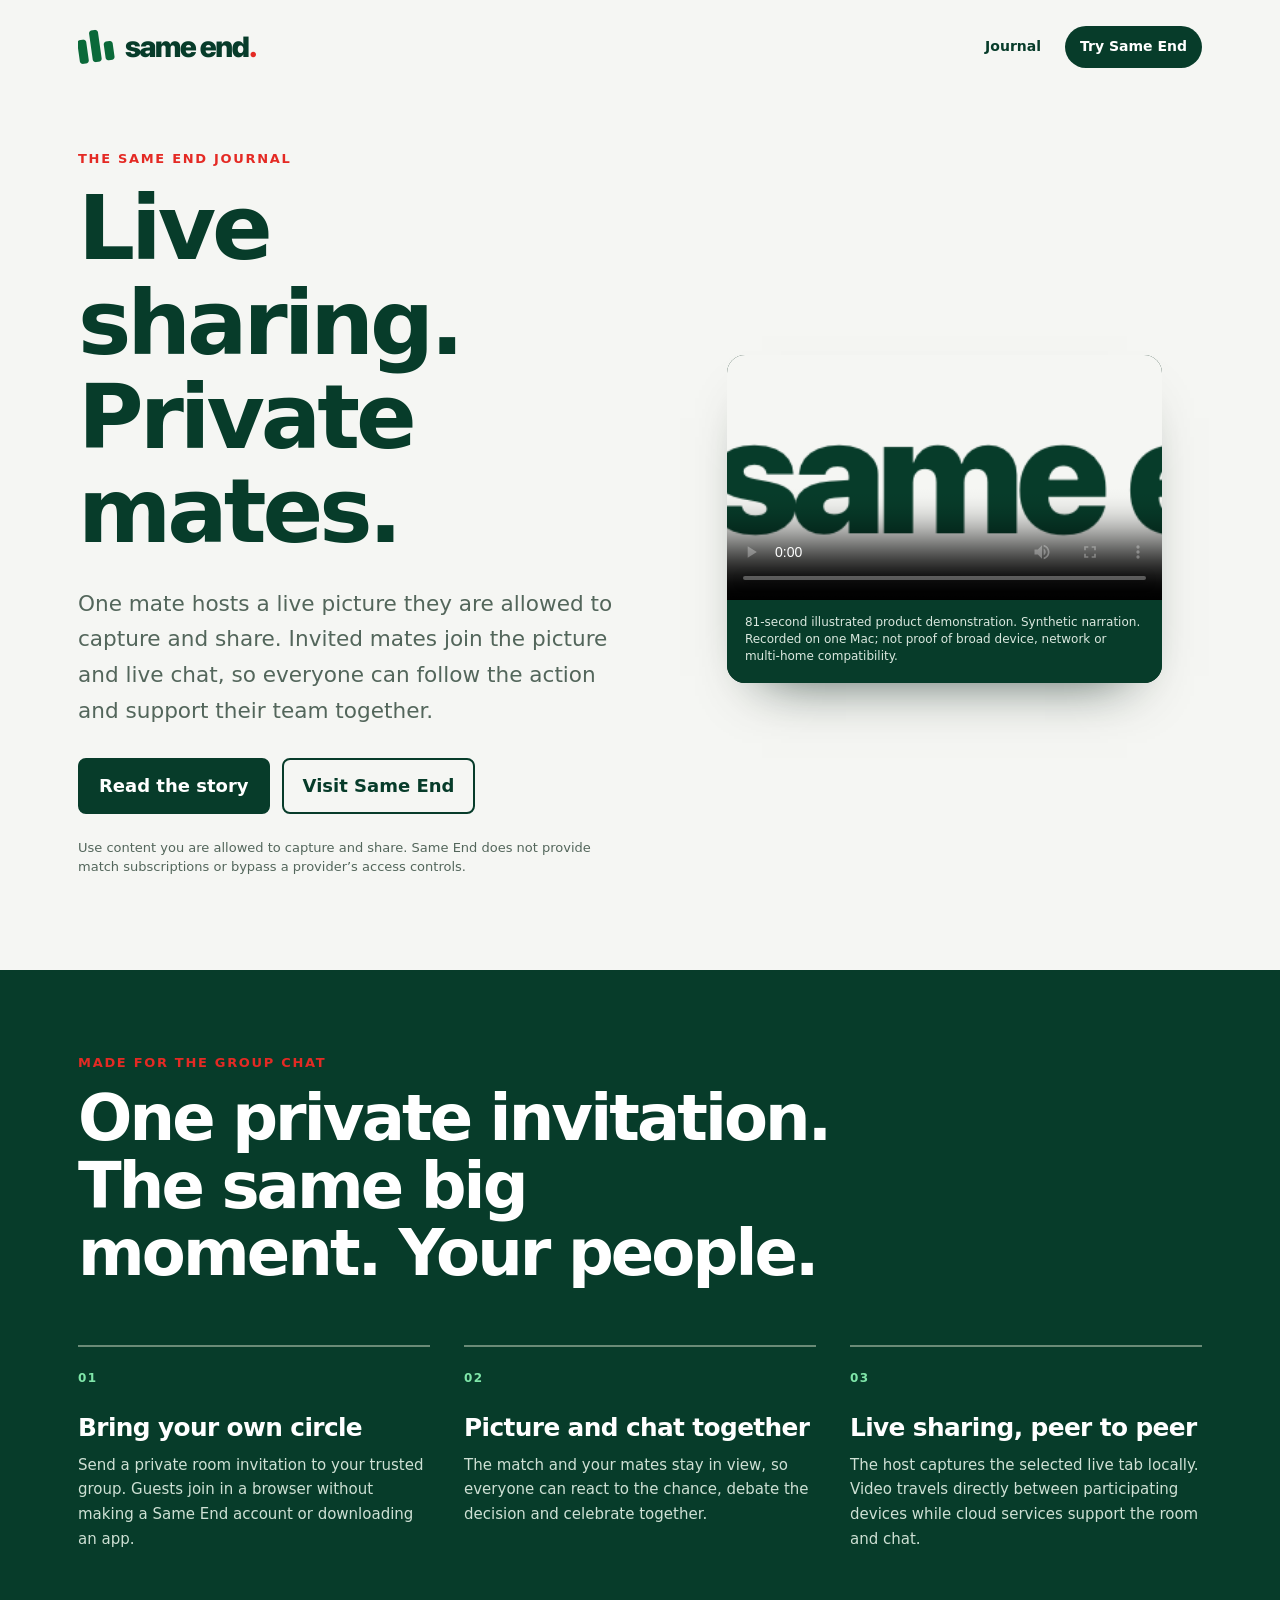
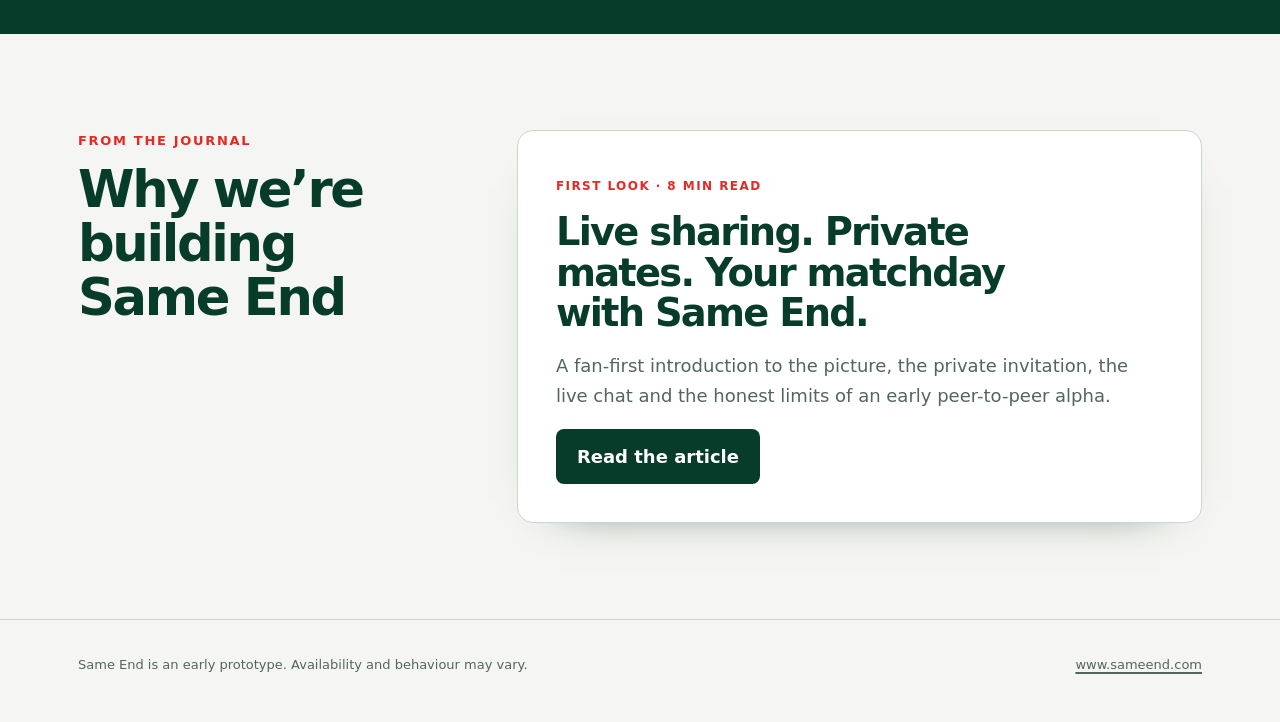
<file: index.html>
<!doctype html>
<html lang="en-GB">
<head>
  <meta charset="utf-8">
  <meta name="viewport" content="width=device-width, initial-scale=1">
  <title>Same End Journal — Live sharing. Private mates.</title>
  <meta name="description" content="Same End is a live sharing service for a private circle of mates: picture and chat together around the match moment.">
  <link rel="canonical" href="https://blog.sameend.com/">
  <meta property="og:type" content="website">
  <meta property="og:title" content="Same End Journal — Live sharing. Private mates.">
  <meta property="og:description" content="One mate hosts a live picture they are allowed to capture and share. Invited mates join the picture and live chat.">
  <meta property="og:url" content="https://blog.sameend.com/">
  <meta property="og:image" content="https://blog.sameend.com/assets/brand.png">
  <meta name="twitter:card" content="summary_large_image">
  <link rel="stylesheet" href="./styles.css">
</head>
<body>
  <header class="site-header">
    <a class="wordmark" href="./" aria-label="Same End Journal home"><img src="./assets/brand.png" width="712" height="176" alt="Same End"></a>
    <nav class="site-nav" aria-label="Main navigation">
      <a href="#journal">Journal</a>
      <a class="visit" href="https://www.sameend.com/">Try Same End</a>
    </nav>
  </header>
  <main>
    <section class="hero" aria-labelledby="hero-title">
      <div>
        <p class="eyebrow">The Same End Journal</p>
        <h1 id="hero-title">Live sharing.<br>Private mates.</h1>
        <p class="hero-copy">One mate hosts a live picture they are allowed to capture and share. Invited mates join the picture and live chat, so everyone can follow the action and support their team together.</p>
        <div class="actions">
          <a class="button" href="./why-same-end/">Read the story</a>
          <a class="button secondary" href="https://www.sameend.com/">Visit Same End</a>
        </div>
        <p class="hero-note">Use content you are allowed to capture and share. Same End does not provide match subscriptions or bypass a provider’s access controls.</p>
      </div>
      <figure class="film-card">
        <video controls playsinline preload="metadata" poster="./assets/brand.png">
          <source src="./assets/same-end-live-sharing.mp4" type="video/mp4">
          <p><a href="./assets/same-end-live-sharing.mp4">Download the Same End demonstration film</a>.</p>
        </video>
        <figcaption class="film-caption">81-second illustrated product demonstration. Synthetic narration. Recorded on one Mac; not proof of broad device, network or multi-home compatibility.</figcaption>
      </figure>
    </section>

    <section class="band" aria-labelledby="promise-title">
      <div class="band-inner">
        <p class="eyebrow">Made for the group chat</p>
        <h2 id="promise-title">One private invitation. The same big moment. Your people.</h2>
        <div class="benefits">
          <article class="benefit"><span class="number">01</span><h3>Bring your own circle</h3><p>Send a private room invitation to your trusted group. Guests join in a browser without making a Same End account or downloading an app.</p></article>
          <article class="benefit"><span class="number">02</span><h3>Picture and chat together</h3><p>The match and your mates stay in view, so everyone can react to the chance, debate the decision and celebrate together.</p></article>
          <article class="benefit"><span class="number">03</span><h3>Live sharing, peer to peer</h3><p>The host captures the selected live tab locally. Video travels directly between participating devices while cloud services support the room and chat.</p></article>
        </div>
      </div>
    </section>

    <section class="feature" id="journal" aria-labelledby="journal-title">
      <div><p class="eyebrow">From the journal</p><h2 id="journal-title">Why we’re building Same End</h2></div>
      <article class="feature-card">
        <span class="kicker">First look · 8 min read</span>
        <h3>Live sharing. Private mates. Your matchday with Same End.</h3>
        <p>A fan-first introduction to the picture, the private invitation, the live chat and the honest limits of an early peer-to-peer alpha.</p>
        <a class="button" href="./why-same-end/">Read the article</a>
      </article>
    </section>
  </main>
  <footer class="site-footer"><div class="footer-inner"><p>Same End is an early prototype. Availability and behaviour may vary.</p><p><a href="https://www.sameend.com/">www.sameend.com</a></p></div></footer>
</body>
</html>
</file>
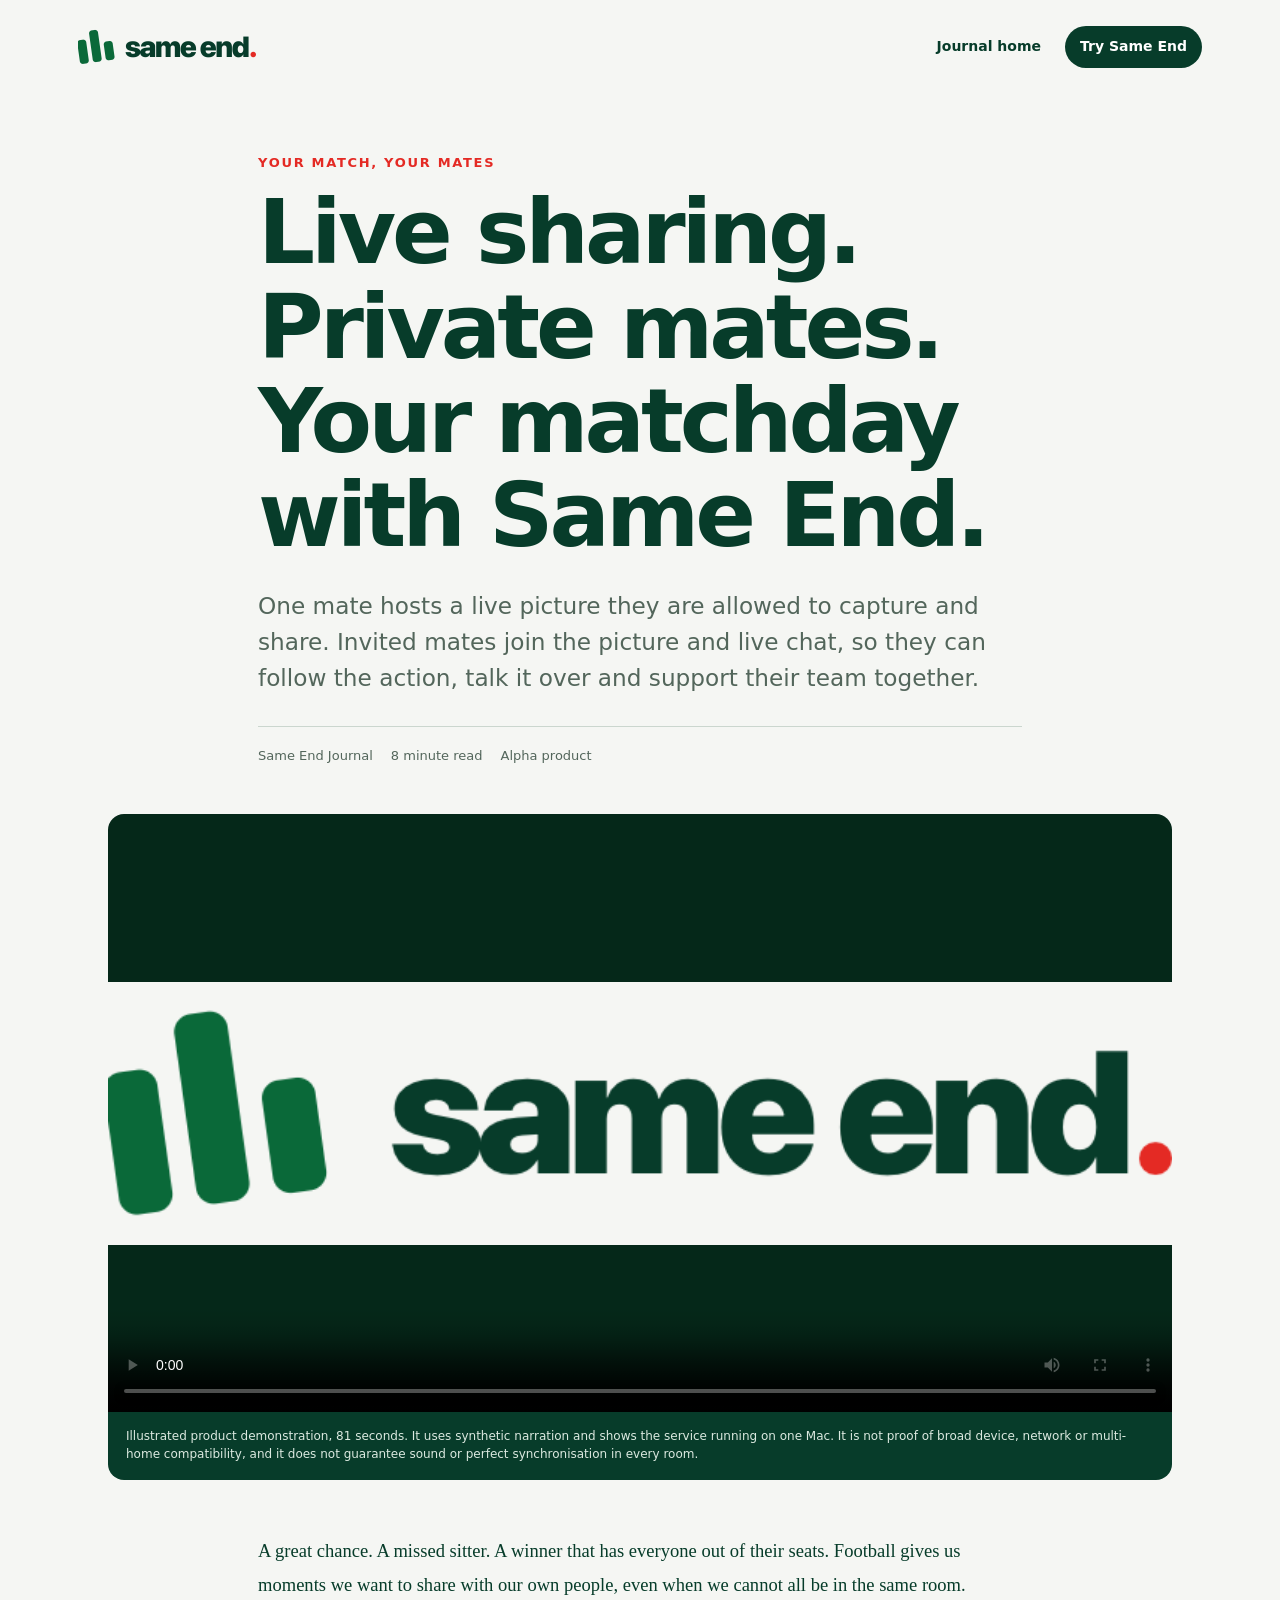
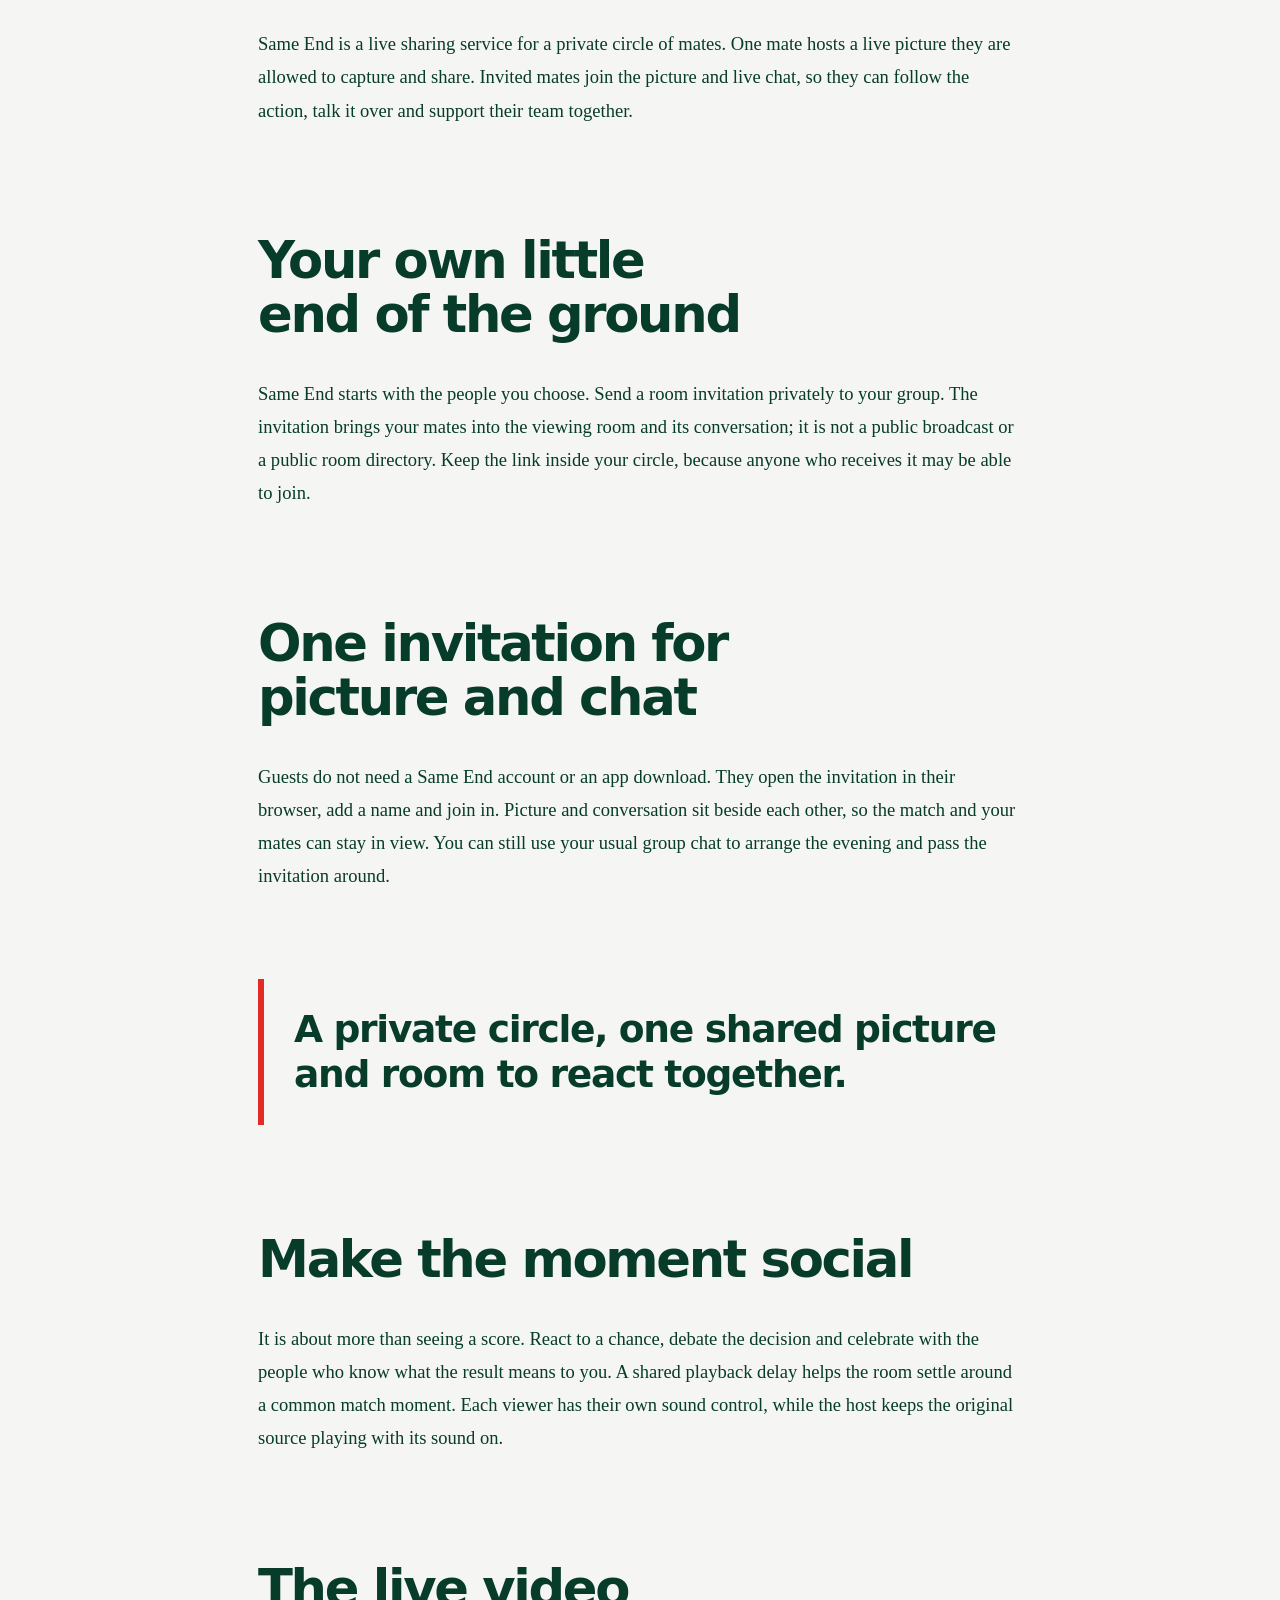
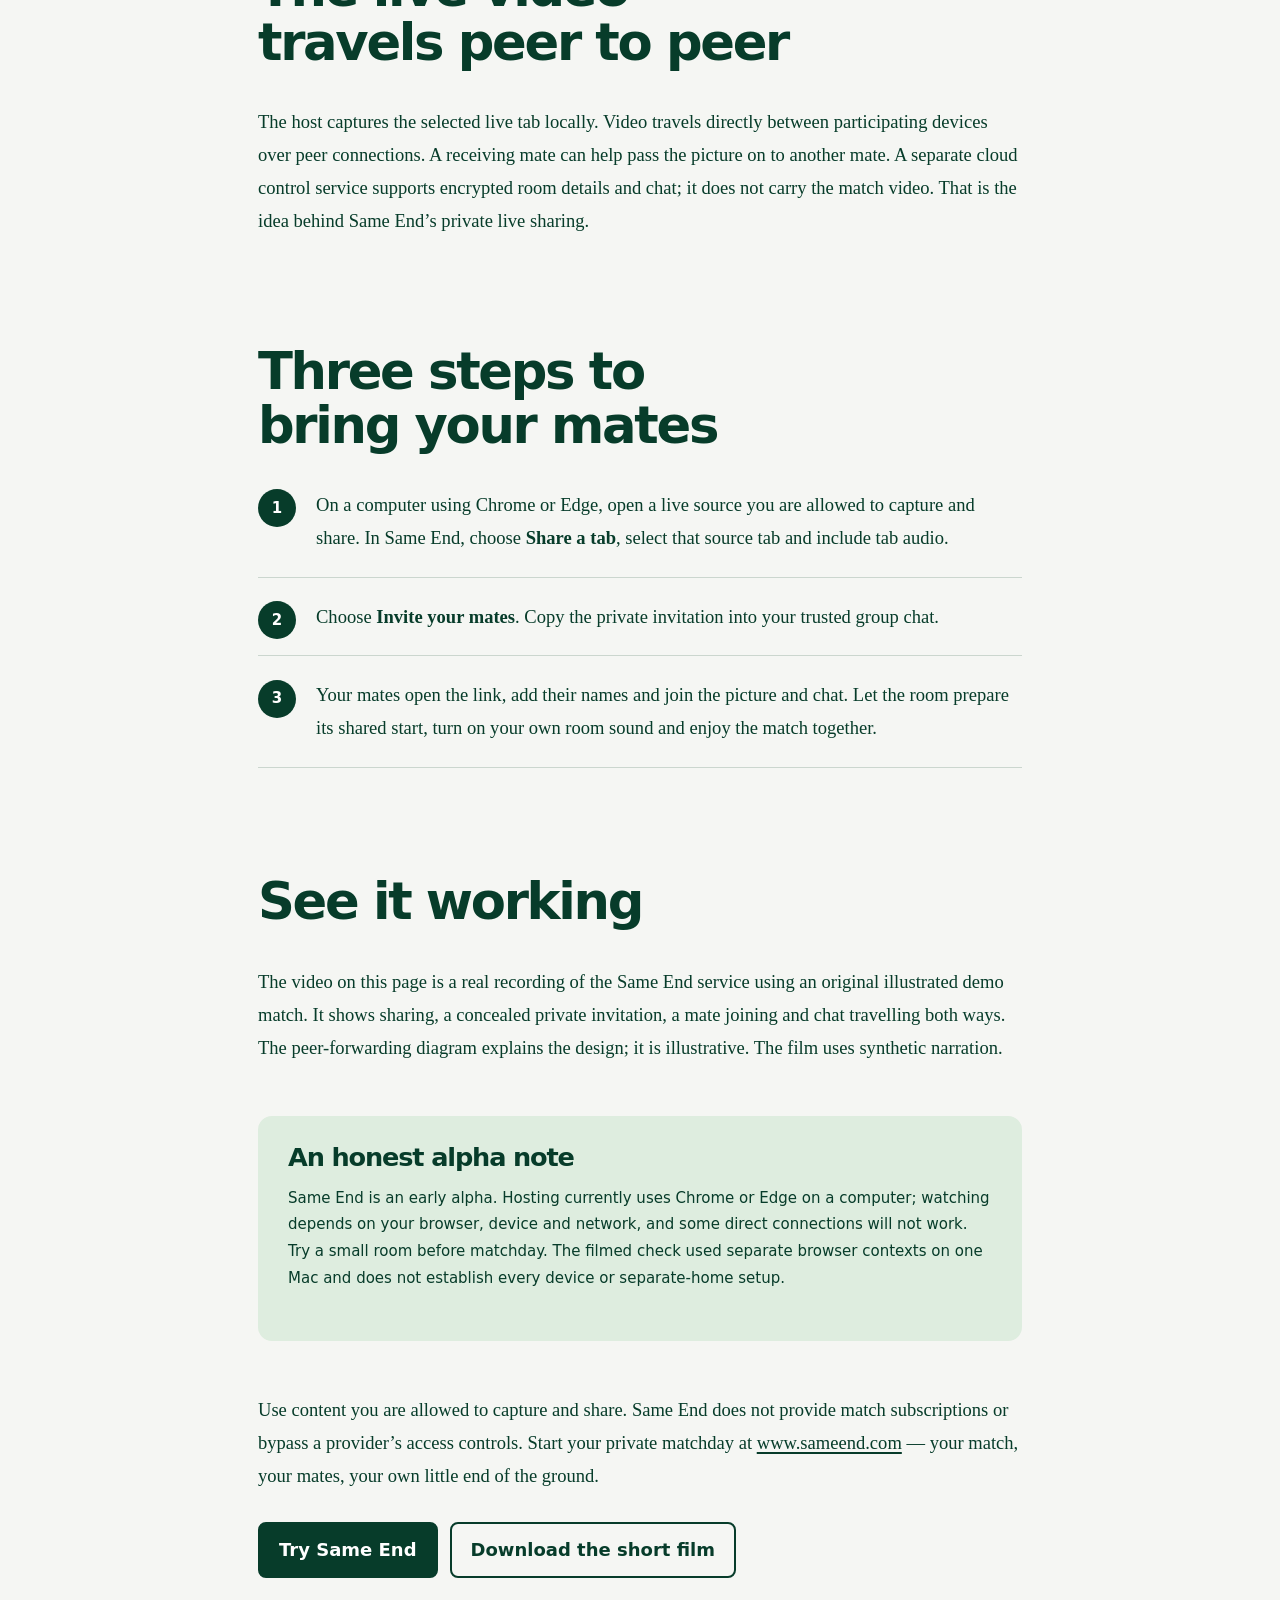
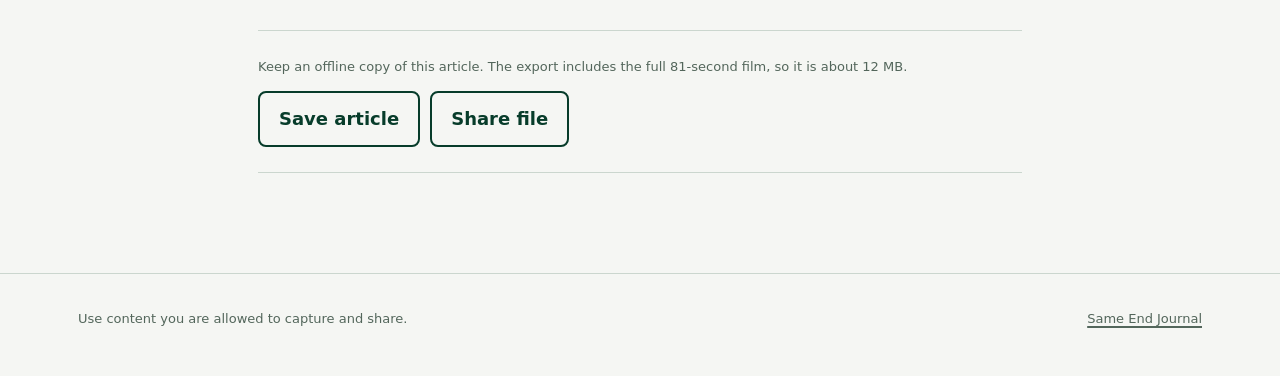
<file: why-same-end/index.html>
<!doctype html>
<html lang="en-GB">
<head>
  <meta charset="utf-8">
  <meta name="viewport" content="width=device-width, initial-scale=1">
  <title>Live sharing. Private mates. Your matchday with Same End.</title>
  <meta name="description" content="Same End is a live sharing service for a private circle of mates: picture and chat together around the match moment.">
  <link rel="canonical" href="https://blog.sameend.com/why-same-end/">
  <meta property="og:type" content="article">
  <meta property="og:title" content="Live sharing. Private mates. Your matchday with Same End.">
  <meta property="og:description" content="One mate hosts a live picture they are allowed to capture and share. Invited mates join the picture and live chat.">
  <meta property="og:url" content="https://blog.sameend.com/why-same-end/">
  <meta property="og:image" content="https://blog.sameend.com/assets/brand.png">
  <meta property="og:video" content="https://blog.sameend.com/assets/same-end-live-sharing.mp4">
  <meta property="og:video:type" content="video/mp4">
  <meta name="twitter:card" content="summary_large_image">
  <link rel="stylesheet" href="../styles.css">
</head>
<body>
  <header class="site-header">
    <a class="wordmark" href="../" aria-label="Same End Journal home"><img src="../assets/brand.png" width="712" height="176" alt="Same End"></a>
    <nav class="site-nav" aria-label="Main navigation">
      <a class="home-label" href="../">Journal home</a>
      <a class="visit" href="https://www.sameend.com/">Try Same End</a>
    </nav>
  </header>
  <main class="article-shell">
    <article>
      <header>
        <p class="eyebrow">Your match, your mates</p>
        <h1>Live sharing. Private mates. Your matchday with Same End.</h1>
        <p class="article-deck">One mate hosts a live picture they are allowed to capture and share. Invited mates join the picture and live chat, so they can follow the action, talk it over and support their team together.</p>
        <div class="article-meta"><span>Same End Journal</span><span>8 minute read</span><span>Alpha product</span></div>
      </header>

      <figure class="article-film">
        <video id="story-video" controls playsinline preload="metadata" poster="../assets/brand.png">
          <source src="../assets/same-end-live-sharing.mp4" type="video/mp4">
          <p><a href="../assets/same-end-live-sharing.mp4">Download the Same End demonstration film</a>.</p>
        </video>
        <figcaption>Illustrated product demonstration, 81 seconds. It uses synthetic narration and shows the service running on one Mac. It is not proof of broad device, network or multi-home compatibility, and it does not guarantee sound or perfect synchronisation in every room.</figcaption>
      </figure>

      <div class="prose">
        <p>A great chance. A missed sitter. A winner that has everyone out of their seats. Football gives us moments we want to share with our own people, even when we cannot all be in the same room.</p>
        <p>Same End is a live sharing service for a private circle of mates. One mate hosts a live picture they are allowed to capture and share. Invited mates join the picture and live chat, so they can follow the action, talk it over and support their team together.</p>

        <h2>Your own little end of the ground</h2>
        <p>Same End starts with the people you choose. Send a room invitation privately to your group. The invitation brings your mates into the viewing room and its conversation; it is not a public broadcast or a public room directory. Keep the link inside your circle, because anyone who receives it may be able to join.</p>

        <h2>One invitation for picture and chat</h2>
        <p>Guests do not need a Same End account or an app download. They open the invitation in their browser, add a name and join in. Picture and conversation sit beside each other, so the match and your mates can stay in view. You can still use your usual group chat to arrange the evening and pass the invitation around.</p>

        <blockquote class="pullquote">A private circle, one shared picture and room to react together.</blockquote>

        <h2>Make the moment social</h2>
        <p>It is about more than seeing a score. React to a chance, debate the decision and celebrate with the people who know what the result means to you. A shared playback delay helps the room settle around a common match moment. Each viewer has their own sound control, while the host keeps the original source playing with its sound on.</p>

        <h2>The live video travels peer to peer</h2>
        <p>The host captures the selected live tab locally. Video travels directly between participating devices over peer connections. A receiving mate can help pass the picture on to another mate. A separate cloud control service supports encrypted room details and chat; it does not carry the match video. That is the idea behind Same End’s private live sharing.</p>

        <h2>Three steps to bring your mates</h2>
        <ol>
          <li>On a computer using Chrome or Edge, open a live source you are allowed to capture and share. In Same End, choose <strong>Share a tab</strong>, select that source tab and include tab audio.</li>
          <li>Choose <strong>Invite your mates</strong>. Copy the private invitation into your trusted group chat.</li>
          <li>Your mates open the link, add their names and join the picture and chat. Let the room prepare its shared start, turn on your own room sound and enjoy the match together.</li>
        </ol>

        <h2>See it working</h2>
        <p>The video on this page is a real recording of the Same End service using an original illustrated demo match. It shows sharing, a concealed private invitation, a mate joining and chat travelling both ways. The peer-forwarding diagram explains the design; it is illustrative. The film uses synthetic narration.</p>

        <aside class="expectations">
          <h2>An honest alpha note</h2>
          <p>Same End is an early alpha. Hosting currently uses Chrome or Edge on a computer; watching depends on your browser, device and network, and some direct connections will not work. Try a small room before matchday. The filmed check used separate browser contexts on one Mac and does not establish every device or separate-home setup.</p>
        </aside>

        <p>Use content you are allowed to capture and share. Same End does not provide match subscriptions or bypass a provider’s access controls. Start your private matchday at <a href="https://www.sameend.com/">www.sameend.com</a> — your match, your mates, your own little end of the ground.</p>
      </div>

      <div class="actions">
        <a class="button" href="https://www.sameend.com/">Try Same End</a>
        <a class="button secondary" href="../assets/same-end-live-sharing-social.mp4" download>Download the short film</a>
      </div>

      <section class="share-tools" aria-labelledby="keep-title">
        <p id="keep-title">Keep an offline copy of this article. The export includes the full 81-second film, so it is about 12 MB.</p>
        <button class="button secondary" id="save-html" type="button">Save article</button>
        <button class="button secondary" id="share-file" type="button">Share file</button>
        <div class="status" id="file-status" role="status" aria-live="polite"></div>
      </section>
    </article>
  </main>
  <footer class="site-footer"><div class="footer-inner"><p>Use content you are allowed to capture and share.</p><p><a href="../">Same End Journal</a></p></div></footer>
  <script src="../offline-tools.js"></script>
</body>
</html>
</file>
<file: styles.css>
:root {
  --paper: #f5f6f3;
  --ink: #073c2a;
  --soft: #53665b;
  --green: #0b6b38;
  --red: #e42a24;
  --pale: #deeddf;
  --white: #fff;
  --line: #cbd6ce;
  --content: 1180px;
}

* { box-sizing: border-box; }
html { scroll-behavior: smooth; }
body {
  margin: 0;
  color: var(--ink);
  background: var(--paper);
  font-family: Inter, ui-sans-serif, system-ui, -apple-system, BlinkMacSystemFont, "Segoe UI", sans-serif;
  font-size: 18px;
  line-height: 1.65;
  -webkit-font-smoothing: antialiased;
}
a { color: inherit; text-decoration-thickness: 2px; text-underline-offset: 3px; }
a:hover { color: var(--green); }
img, video { display: block; max-width: 100%; }
button, .button { font: inherit; }

.site-header {
  display: flex;
  align-items: center;
  justify-content: space-between;
  gap: 24px;
  max-width: var(--content);
  min-height: 94px;
  margin: 0 auto;
  padding: 18px 28px;
}
.wordmark { display: inline-flex; align-items: center; text-decoration: none; }
.wordmark img { width: 178px; height: auto; }
.site-nav { display: flex; align-items: center; gap: 24px; font-size: 14px; font-weight: 750; }
.site-nav a { text-decoration: none; }
.site-nav .visit { color: var(--white); background: var(--ink); border-radius: 999px; padding: 9px 15px; }

.hero {
  max-width: var(--content);
  margin: 0 auto;
  padding: 54px 28px 80px;
  display: grid;
  grid-template-columns: minmax(0, 1.03fr) minmax(320px, .97fr);
  gap: 62px;
  align-items: center;
}
.eyebrow { margin: 0 0 12px; color: var(--red); font-size: 13px; font-weight: 850; letter-spacing: .13em; text-transform: uppercase; }
h1, h2, h3 { line-height: 1.05; letter-spacing: -.045em; text-wrap: balance; }
h1 { max-width: 780px; margin: 0; font-size: clamp(3.25rem, 7vw, 6.8rem); }
.hero-copy { max-width: 580px; margin: 28px 0 0; color: var(--soft); font-size: clamp(1.05rem, 1.8vw, 1.35rem); }
.actions { display: flex; flex-wrap: wrap; gap: 12px; margin-top: 30px; }
.button {
  display: inline-flex;
  justify-content: center;
  align-items: center;
  min-height: 50px;
  padding: 11px 19px;
  border: 2px solid var(--ink);
  border-radius: 8px;
  background: var(--ink);
  color: var(--white);
  font-weight: 800;
  text-decoration: none;
  cursor: pointer;
}
.button:hover { color: var(--white); background: var(--green); border-color: var(--green); }
.button.secondary { color: var(--ink); background: transparent; }
.button.secondary:hover { color: var(--ink); background: var(--pale); border-color: var(--ink); }

.hero-note { margin-top: 24px; color: var(--soft); font-size: 13px; line-height: 1.5; }
.film-card { position: relative; overflow: hidden; border-radius: 18px; background: #052819; box-shadow: 0 28px 55px -35px #031c12cc; }
.film-card video { width: 100%; aspect-ratio: 16/9; background: #052819; object-fit: cover; }
.film-caption { margin: 0; padding: 14px 18px 17px; color: #dae8df; background: var(--ink); font-size: 12px; line-height: 1.45; }

.band { background: var(--ink); color: var(--white); }
.band-inner { max-width: var(--content); margin: 0 auto; padding: 82px 28px; }
.band h2 { max-width: 800px; margin: 0; font-size: clamp(2.4rem, 5vw, 4.8rem); }
.benefits { display: grid; grid-template-columns: repeat(3, 1fr); gap: 34px; margin-top: 58px; }
.benefit { border-top: 2px solid #6a8b77; padding-top: 22px; }
.benefit .number { display: block; margin-bottom: 26px; color: #7fe6a9; font-size: 12px; font-weight: 850; letter-spacing: .12em; }
.benefit h3 { margin: 0 0 12px; font-size: 1.55rem; letter-spacing: -.025em; }
.benefit p { margin: 0; color: #cee0d4; font-size: 15px; }

.feature { max-width: var(--content); margin: 0 auto; padding: 96px 28px; display: grid; grid-template-columns: .7fr 1.3fr; gap: 70px; }
.feature h2 { margin: 0; font-size: clamp(2.3rem, 4vw, 4rem); }
.feature-card { padding: 38px; border: 1px solid var(--line); border-radius: 16px; background: var(--white); box-shadow: 0 18px 48px -42px #062817; }
.feature-card .kicker { color: var(--red); font-size: 12px; font-weight: 850; letter-spacing: .12em; text-transform: uppercase; }
.feature-card h3 { margin: 14px 0; font-size: clamp(2rem, 3vw, 3rem); }
.feature-card p { color: var(--soft); }

.article-shell { max-width: 820px; margin: 0 auto; padding: 58px 28px 100px; }
.article-shell h1 { font-size: clamp(3rem, 7vw, 6rem); }
.article-deck { margin: 26px 0 0; color: var(--soft); font-size: clamp(1.15rem, 2vw, 1.45rem); line-height: 1.55; }
.article-meta { display: flex; flex-wrap: wrap; gap: 8px 18px; margin-top: 30px; padding-top: 18px; border-top: 1px solid var(--line); color: var(--soft); font-size: 13px; }
.article-film { margin: 48px calc((min(100vw - 32px, 1120px) - min(100vw - 56px, 820px)) / -2) 54px; }
.article-film video { width: 100%; aspect-ratio: 16/9; border-radius: 16px 16px 0 0; background: #052819; }
.article-film figcaption { padding: 15px 18px 17px; border-radius: 0 0 16px 16px; color: #dbe9e0; background: var(--ink); font-size: 12px; line-height: 1.5; }
.prose { font-family: Georgia, "Times New Roman", serif; font-size: clamp(1.08rem, 1.45vw, 1.22rem); line-height: 1.78; }
.prose p { margin: 0 0 1.45em; }
.prose h2 { margin: 2.1em 0 .7em; font-family: Inter, ui-sans-serif, system-ui, sans-serif; font-size: clamp(2rem, 4vw, 3.3rem); }
.prose ol { margin: 1.2em 0 2em; padding: 0; list-style: none; counter-reset: steps; }
.prose ol li { position: relative; margin: 0 0 1.2em; padding: 0 0 1.2em 58px; border-bottom: 1px solid var(--line); counter-increment: steps; }
.prose ol li::before { content: counter(steps); position: absolute; top: .08em; left: 0; display: grid; place-items: center; width: 38px; height: 38px; border-radius: 50%; color: var(--white); background: var(--ink); font-family: Inter, ui-sans-serif, system-ui, sans-serif; font-size: 15px; font-weight: 850; }
.pullquote { margin: 2.3em 0; padding: 28px 0 28px 30px; border-left: 6px solid var(--red); color: var(--ink); font-family: Inter, ui-sans-serif, system-ui, sans-serif; font-size: clamp(1.55rem, 3vw, 2.35rem); font-weight: 850; line-height: 1.2; letter-spacing: -.035em; }
.expectations { margin: 52px 0; padding: 28px 30px; border-radius: 14px; background: var(--pale); font-family: Inter, ui-sans-serif, system-ui, sans-serif; font-size: 15px; }
.expectations h2 { margin: 0 0 14px; font-size: 1.6rem; }
.expectations ul { margin: 0; padding-left: 20px; }
.expectations li + li { margin-top: 9px; }
.share-tools { display: flex; flex-wrap: wrap; align-items: center; gap: 10px; margin: 52px 0 0; padding: 25px 0; border-top: 1px solid var(--line); border-bottom: 1px solid var(--line); }
.share-tools p { flex-basis: 100%; margin: 0 0 4px; color: var(--soft); font-size: 13px; }
.status { min-height: 1.5em; margin: 8px 0 0; color: var(--soft); font-size: 12px; }

.site-footer { border-top: 1px solid var(--line); }
.footer-inner { display: flex; justify-content: space-between; gap: 30px; max-width: var(--content); margin: 0 auto; padding: 34px 28px 46px; color: var(--soft); font-size: 13px; }
.footer-inner p { margin: 0; }

:focus-visible { outline: 4px solid #35b969; outline-offset: 4px; }
@media (max-width: 840px) {
  body { font-size: 17px; }
  .site-header { min-height: 78px; padding: 14px 18px; }
  .wordmark img { width: 145px; }
  .site-nav { gap: 13px; font-size: 12px; }
  .site-nav .home-label { display: none; }
  .hero { grid-template-columns: 1fr; gap: 38px; padding: 45px 18px 62px; }
  h1 { font-size: clamp(3.4rem, 15vw, 5.2rem); }
  .benefits { grid-template-columns: 1fr; gap: 34px; }
  .band-inner { padding: 64px 18px; }
  .benefit .number { margin-bottom: 12px; }
  .feature { grid-template-columns: 1fr; gap: 28px; padding: 68px 18px; }
  .feature-card { padding: 27px 22px; }
  .article-shell { padding: 42px 18px 74px; }
  .article-film { margin: 40px 0 46px; }
  .pullquote { padding-left: 20px; }
  .prose ol li { padding-left: 52px; }
  .expectations { padding: 24px 20px; }
  .footer-inner { flex-direction: column; padding: 28px 18px 36px; }
}
@media (max-width: 430px) {
  .site-nav a:not(.visit) { display: none; }
  .hero-copy { font-size: 1.03rem; }
  .button { width: 100%; }
  .article-shell h1 { font-size: 3.15rem; }
}
@media (prefers-reduced-motion: reduce) { html { scroll-behavior: auto; } }
</file>
